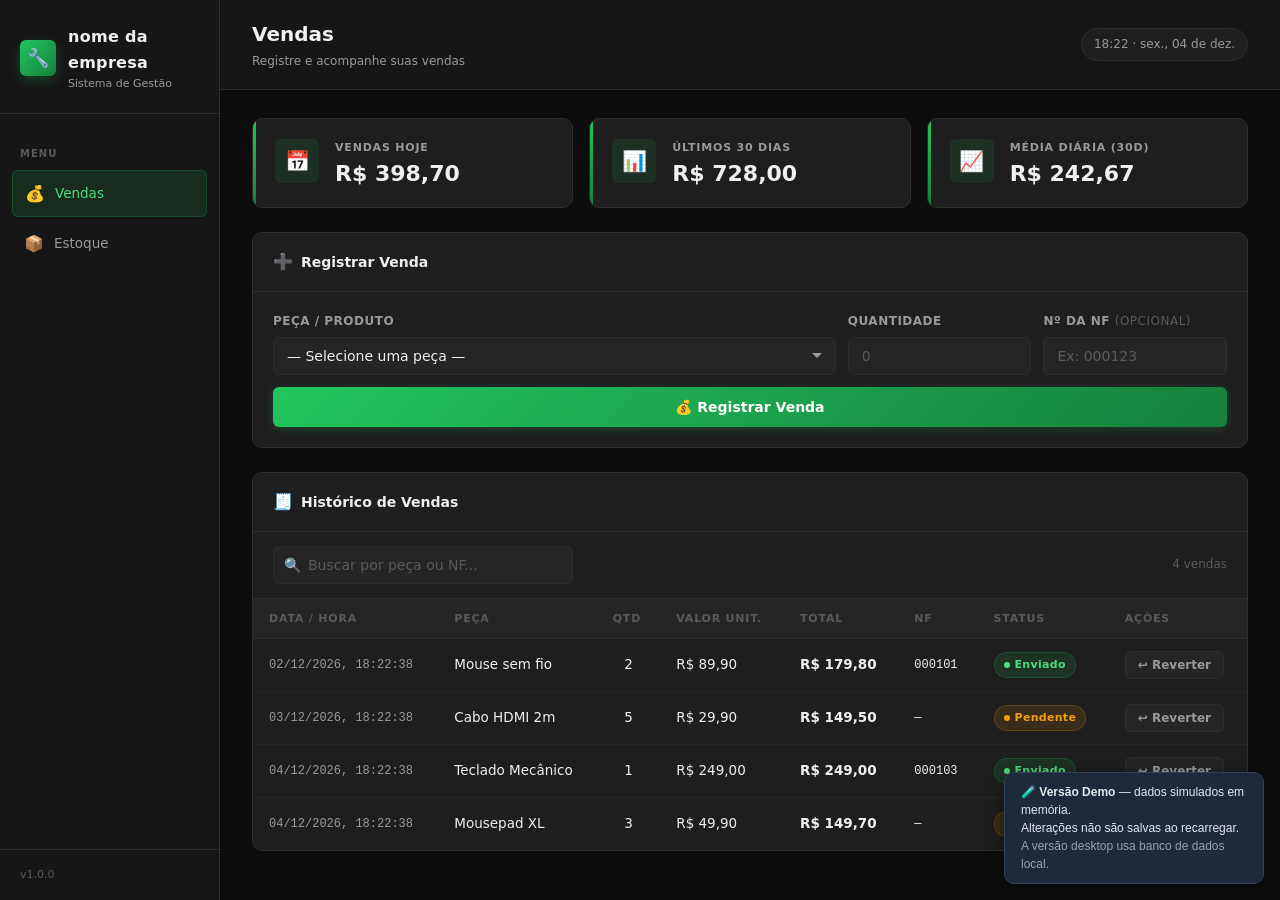
<file: index.html>
<!doctype html>
<html lang="pt-BR">
<head>
  <meta charset="UTF-8" />
  <meta name="viewport" content="width=device-width, initial-scale=1.0" />
  <title>Stockflow — Sistema de Gestão</title>
  <link rel="stylesheet" href="loja.css" />
</head>
<body>

  <!-- SIDEBAR -->
  <aside class="sidebar">
    <div class="sidebar-logo">
      <div class="logo-icon">🔧</div>
      <div>
        <div class="logo-text">nome da empresa</div> <!-- placeholder -->
        <div class="logo-sub">Sistema de Gestão</div>
      </div>
    </div>

    <nav class="sidebar-nav">
      <div class="nav-label">Menu</div>
      <div class="nav-item active" id="nav-vendas" onclick="showPage('vendas')" style="cursor:pointer">
        <span class="nav-icon">💰</span> Vendas
      </div>
      <div class="nav-item" id="nav-estoque" onclick="showPage('estoque')" style="cursor:pointer">
        <span class="nav-icon">📦</span> Estoque
      </div>
    </nav>

    <div class="sidebar-footer">
      <div class="version">v1.0.0</div>
    </div>
  </aside>

  <!-- MAIN -->
  <div class="main">

    <!-- TOPBAR -->
    <header class="topbar">
      <div class="topbar-title">
        <h1 id="topbar-titulo">Vendas</h1>
        <p id="topbar-subtitulo">Registre e acompanhe suas vendas</p>
      </div>
      <div class="topbar-right">
        <div class="badge-time" id="clock">--:--</div>
      </div>
    </header>

    <!-- ══ PÁGINA: VENDAS ══════════════════════════════════════════════════════ -->
    <div class="page-content" id="page-vendas">

      <div class="stats-grid">
        <div class="stat-card">
          <div class="stat-icon">📅</div>
          <div class="stat-info">
            <div class="stat-label">Vendas Hoje</div>
            <div class="stat-value" id="venda-hoje">R$ 0,00</div>
          </div>
        </div>
        <div class="stat-card">
          <div class="stat-icon">📊</div>
          <div class="stat-info">
            <div class="stat-label">Últimos 30 Dias</div>
            <div class="stat-value" id="venda-30-dias">R$ 0,00</div>
          </div>
        </div>
        <div class="stat-card">
          <div class="stat-icon">📈</div>
          <div class="stat-info">
            <div class="stat-label">Média Diária (30d)</div>
            <div class="stat-value" id="media-30-dias">R$ 0,00</div>
          </div>
        </div>
      </div>

      <!-- REGISTRAR VENDA -->
      <div class="panel registrar-venda">
        <div class="panel-header">
          <h2><span class="ph-icon">➕</span> Registrar Venda</h2>
        </div>
        <div class="panel-body">
          <div class="form-grid cols-4">
            <div class="form-group" style="grid-column: span 2;">
              <label for="select-peca">Peça / Produto</label>
              <select id="select-peca">
                <option value="">— Selecione uma peça —</option>
              </select>
            </div>
            <div class="form-group">
              <label for="input-qtd-venda">Quantidade</label>
              <input type="number" id="input-qtd-venda" placeholder="0" min="1" />
            </div>
            <div class="form-group">
              <label for="input-nf">Nº da NF <span style="color:var(--text-muted);font-weight:400;">(opcional)</span></label>
              <input type="text" id="input-nf" placeholder="Ex: 000123" />
            </div>
            <button type="button" class="btn btn-primary btn-full" onclick="registrarVenda()">
              💰 Registrar Venda
            </button>
          </div>
        </div>
      </div>

      <!-- HISTÓRICO DE VENDAS -->
      <div class="panel historico-vendas">
        <div class="panel-header">
          <h2><span class="ph-icon">🧾</span> Histórico de Vendas</h2>
        </div>
        <div class="table-toolbar">
          <div class="search-wrap">
            <span class="search-icon">🔍</span>
            <input type="text" id="search-vendas" placeholder="Buscar por peça ou NF..."
              oninput="filtrarVendas(this.value)" />
          </div>
          <div class="table-count" id="count-vendas">0 vendas</div>
        </div>
        <div class="table-wrap">
          <table id="tabela-vendas">
            <thead>
              <tr>
                <th>Data / Hora</th>
                <th>Peça</th>
                <th>Qtd</th>
                <th>Valor Unit.</th>
                <th>Total</th>
                <th>NF</th>
                <th>Status</th>
                <th>Ações</th>
              </tr>
            </thead>
            <tbody id="tbody-vendas">
              <tr><td colspan="8">
                <div class="empty-state"><div class="empty-icon">🧾</div><p>Nenhuma venda registrada ainda.</p></div>
              </td></tr>
            </tbody>
          </table>
        </div>
      </div>

    </div><!-- /page-vendas -->

    <!-- ══ PÁGINA: ESTOQUE ═════════════════════════════════════════════════════ -->
    <div class="page-content" id="page-estoque" style="display:none">

      <div class="stats-grid" id="stats-estoque">
        <div class="stat-card">
          <div class="stat-icon">📦</div>
          <div class="stat-info">
            <div class="stat-label">Total de Peças</div>
            <div class="stat-value" id="stat-total-pecas">—</div>
          </div>
        </div>
        <div class="stat-card">
          <div class="stat-icon">🔢</div>
          <div class="stat-info">
            <div class="stat-label">Itens em Estoque</div>
            <div class="stat-value" id="stat-total-itens">—</div>
          </div>
        </div>
        <div class="stat-card">
          <div class="stat-icon">💵</div>
          <div class="stat-info">
            <div class="stat-label">Valor Total em Estoque</div>
            <div class="stat-value" id="stat-valor-total">—</div>
          </div>
        </div>
      </div>

      <!-- CADASTRAR PEÇA -->
      <div class="panel cadastro-peça">
        <div class="panel-header">
          <h2><span class="ph-icon">➕</span> Cadastrar Nova Peça</h2>
        </div>
        <div class="panel-body">
          <div class="form-grid cols-3">
            <div class="form-group" style="grid-column: span 1;">
              <label for="input-nome">Nome da Peça</label>
              <input type="text" id="input-nome" placeholder="Ex: Filtro de Óleo" />
            </div>
            <div class="form-group">
              <label for="input-qtd">Quantidade Inicial</label>
              <input type="number" id="input-qtd" placeholder="0" min="0" />
            </div>
            <div class="form-group">
              <label for="input-valor">Preço Unitário (R$)</label>
              <input type="number" id="input-valor" placeholder="0,00" step="0.01" min="0" />
            </div>
            <div class="form-group span-full">
              <label>Tags <span style="color:var(--text-muted);font-weight:400">(Enter ou vírgula para adicionar)</span></label>
              <div class="tag-input-wrap" id="tag-input-wrap" onclick="document.getElementById('tag-input-field').focus()">
                <div id="tag-chips-new"></div>
                <input
                  type="text"
                  id="tag-input-field"
                  placeholder="Ex: Motor, Filtros, Elétrico..."
                  autocomplete="off"
                  onkeydown="handleTagInput(event)"
                  oninput="showTagSuggestions(this.value)"
                  onblur="commitTagInput(this)"
                />
              </div>
              <div class="tag-suggestions" id="tag-suggestions"></div>
            </div>
            <button type="button" class="btn btn-primary btn-full" onclick="salvarNovaPeca()">
              📦 Adicionar ao Estoque
            </button>
          </div>
        </div>
      </div>

      <!-- TABELA ESTOQUE -->
      <div class="panel historico-vendas">
        <div class="panel-header">
          <h2><span class="ph-icon">📋</span> Estoque Atual</h2>
        </div>

        <div class="tag-filter-bar" id="tag-filter-bar" style="display:none">
          <span class="tag-filter-label">Filtrar por tag:</span>
          <div class="tag-filter-chips" id="tag-filter-chips"></div>
          <button type="button" class="btn btn-sm btn-secondary" onclick="limparFiltroTags()" id="btn-limpar-tags" style="display:none">✕ Limpar</button>
        </div>

        <div class="table-toolbar">
          <div class="search-wrap">
            <span class="search-icon">🔍</span>
            <input type="text" id="search-estoque" placeholder="Buscar peça..." oninput="aplicarFiltros()" />
          </div>
          <div class="table-count" id="count-estoque">0 itens</div>
        </div>

        <div class="table-wrap">
          <table id="tabela-estoque">
            <thead>
              <tr>
                <th>#</th>
                <th>Peça</th>
                <th>Tags</th>
                <th>Quantidade</th>
                <th>Preço Unit.</th>
                <th>Total em Estoque</th>
                <th>Status</th>
                <th>Ações</th>
              </tr>
            </thead>
            <tbody id="tbody-estoque">
              <tr><td colspan="8">
                <div class="empty-state"><div class="empty-icon">📦</div><p>Nenhuma peça cadastrada ainda.</p></div>
              </td></tr>
            </tbody>
          </table>
        </div>
      </div>

    </div><!-- /page-estoque -->

  </div><!-- /main -->

  <!-- TOASTS -->
  <div class="toast-container" id="toast-container"></div>

  <script src="api-bridge-demo.js"></script>
  <script src="renderer.js"></script>
  <script>
    // ── CLOCK ────────────────────────────────────────────────────────────────
    function updateClock() {
      const now = new Date();
      document.getElementById('clock').textContent =
        now.toLocaleTimeString('pt-BR', { hour: '2-digit', minute: '2-digit' }) +
        ' · ' + now.toLocaleDateString('pt-BR', { weekday: 'short', day: '2-digit', month: 'short' });
    }
    updateClock();
    setInterval(updateClock, 30000);

    // ── TOAST ────────────────────────────────────────────────────────────────
    window.showToast = function(title, msg, type = 'success') {
      const icons = { success: '✅', error: '❌', info: 'ℹ️' };
      const container = document.getElementById('toast-container');
      const t = document.createElement('div');
      t.className = `toast toast-${type}`;
      t.innerHTML = `
        <div class="toast-icon">${icons[type]}</div>
        <div class="toast-body">
          <div class="toast-title">${title}</div>
          ${msg ? `<div class="toast-msg">${msg}</div>` : ''}
        </div>
      `;
      container.appendChild(t);
      setTimeout(() => {
        t.style.animation = 'slideOut 0.2s ease forwards';
        setTimeout(() => t.remove(), 200);
      }, 3500);
    };

    // ── NAVEGAÇÃO SPA ─────────────────────────────────────────────────────────
    const pageTitles = {
      vendas:  { titulo: 'Vendas',               sub: 'Registre e acompanhe suas vendas' },
      estoque: { titulo: 'Gerenciador de Estoque', sub: 'Cadastre e controle seus produtos' },
    };

    window.showPage = function(page) {
      // Troca seção visível
      document.getElementById('page-vendas').style.display  = page === 'vendas'  ? '' : 'none';
      document.getElementById('page-estoque').style.display = page === 'estoque' ? '' : 'none';

      // Atualiza nav
      document.getElementById('nav-vendas').classList.toggle('active',  page === 'vendas');
      document.getElementById('nav-estoque').classList.toggle('active', page === 'estoque');

      // Atualiza topbar
      document.getElementById('topbar-titulo').textContent    = pageTitles[page].titulo;
      document.getElementById('topbar-subtitulo').textContent = pageTitles[page].sub;

      // Carrega dados da página ativada
      if (page === 'vendas') {
        atualizarDashboard();
      } else if (page === 'estoque') {
        carregarTabela().then(() => inicializarEventos());
        carregarTagsConhecidas();
      }
    };

    // ── FILTRAR VENDAS ────────────────────────────────────────────────────────
    window.filtrarVendas = function(query) {
      const rows = document.querySelectorAll('#tbody-vendas tr');
      const q = query.toLowerCase();
      let visible = 0;
      rows.forEach(row => {
        const match = row.textContent.toLowerCase().includes(q);
        row.style.display = match ? '' : 'none';
        if (match && !row.querySelector('.empty-state')) visible++;
      });
      const countEl = document.getElementById('count-vendas');
      if (countEl) countEl.textContent = visible + ' venda' + (visible !== 1 ? 's' : '');
    };

    // ── TAG INPUT ─────────────────────────────────────────────────────────────
    let newPecaTags = [];
    let allKnownTags = [];

    function tagColor(tag) {
      const palette = ['#3b82f6','#8b5cf6','#ec4899','#f59e0b','#10b981','#06b6d4','#ef4444','#f97316','#14b8a6','#a855f7'];
      let h = 0;
      for (let i = 0; i < tag.length; i++) h = tag.charCodeAt(i) + ((h << 5) - h);
      return palette[Math.abs(h) % palette.length];
    }
    window.tagColor = tagColor;

    function renderTagChip(tag, onRemove) {
      const color = tagColor(tag);
      const chip = document.createElement('span');
      chip.className = 'tag-chip';
      chip.style.setProperty('--tc', color);
      chip.innerHTML = `${tag}<button type="button" class="tag-chip-remove" onclick="(${onRemove.toString()})(this.parentElement)">×</button>`;
      return chip;
    }

    function refreshNewPecaChips() {
      const wrap = document.getElementById('tag-chips-new');
      if (!wrap) return;
      wrap.innerHTML = '';
      newPecaTags.forEach(tag => {
        wrap.appendChild(renderTagChip(tag, (el) => {
          newPecaTags = newPecaTags.filter(t => t !== el.firstChild.textContent.trim().replace('×','').trim());
          refreshNewPecaChips();
        }));
      });
    }

    window.handleTagInput = function(e) {
      const input = e.target;
      const val = input.value.trim().replace(/,$/, '');
      if ((e.key === 'Enter' || e.key === ',') && val) {
        e.preventDefault();
        addNewTag(val);
        input.value = '';
        document.getElementById('tag-suggestions').innerHTML = '';
      } else if (e.key === 'Backspace' && !input.value && newPecaTags.length) {
        newPecaTags.pop();
        refreshNewPecaChips();
      }
    };

    window.commitTagInput = function(input) {
      const val = input.value.trim().replace(/,$/, '');
      if (val) { addNewTag(val); input.value = ''; }
      setTimeout(() => { document.getElementById('tag-suggestions').innerHTML = ''; }, 150);
    };

    function addNewTag(tag) {
      const clean = tag.trim();
      if (clean && !newPecaTags.includes(clean)) {
        newPecaTags.push(clean);
        if (!allKnownTags.includes(clean)) allKnownTags.push(clean);
        refreshNewPecaChips();
      }
    }

    window.showTagSuggestions = function(query) {
      const box = document.getElementById('tag-suggestions');
      if (!query.trim()) { box.innerHTML = ''; return; }
      const q = query.toLowerCase();
      const matches = allKnownTags.filter(t => t.toLowerCase().includes(q) && !newPecaTags.includes(t));
      if (!matches.length) { box.innerHTML = ''; return; }
      box.innerHTML = matches.map(t =>
        `<div class="tag-suggestion-item" onmousedown="addNewTag('${t}');document.getElementById('tag-input-field').value='';document.getElementById('tag-suggestions').innerHTML=''">${t}</div>`
      ).join('');
    };

    window.getNewPecaTags = () => [...newPecaTags];
    window.resetNewPecaTags = () => {
      newPecaTags = [];
      refreshNewPecaChips();
      document.getElementById('tag-input-field').value = '';
    };

    window.carregarTagsConhecidas = async function() {
      try {
        allKnownTags = await window.api.getAllTags();
        renderTagFilterBar();
      } catch (_) {}
    };

    // ── FILTRO POR TAGS ───────────────────────────────────────────────────────
    let activeTags = new Set();

    function renderTagFilterBar() {
      const bar = document.getElementById('tag-filter-bar');
      const chips = document.getElementById('tag-filter-chips');
      if (!allKnownTags.length) { bar.style.display = 'none'; return; }
      bar.style.display = 'flex';
      chips.innerHTML = allKnownTags.map(tag => {
        const color = tagColor(tag);
        const active = activeTags.has(tag);
        return `<button type="button" class="tag-filter-chip ${active ? 'active' : ''}"
          style="--tc:${color}" onclick="toggleTagFilter('${tag}')">${tag}</button>`;
      }).join('');
    }

    window.toggleTagFilter = function(tag) {
      if (activeTags.has(tag)) activeTags.delete(tag);
      else activeTags.add(tag);
      document.getElementById('btn-limpar-tags').style.display = activeTags.size ? '' : 'none';
      renderTagFilterBar();
      aplicarFiltros();
    };

    window.limparFiltroTags = function() {
      activeTags.clear();
      document.getElementById('btn-limpar-tags').style.display = 'none';
      renderTagFilterBar();
      aplicarFiltros();
    };

    window.aplicarFiltros = function() {
      const q = (document.getElementById('search-estoque')?.value || '').toLowerCase();
      const rows = document.querySelectorAll('#tbody-estoque tr[data-tags]');
      let visible = 0;
      rows.forEach(row => {
        const text = row.textContent.toLowerCase();
        const rowTags = JSON.parse(row.dataset.tags || '[]');
        const textMatch = !q || text.includes(q);
        const tagMatch = !activeTags.size || [...activeTags].every(t => rowTags.includes(t));
        const show = textMatch && tagMatch;
        row.style.display = show ? '' : 'none';
        if (show) visible++;
      });
      const countEl = document.getElementById('count-estoque');
      if (countEl) countEl.textContent = visible + (visible !== 1 ? ' itens' : ' item');
    };

    // ── STATS ESTOQUE ─────────────────────────────────────────────────────────
    window.atualizarStatsEstoque = function(estoque) {
      const totalPecas = estoque.length;
      const totalItens = estoque.reduce((s, p) => s + (p.quantidade || 0), 0);
      const valorTotal = estoque.reduce((s, p) => s + (p.quantidade || 0) * (p.valor || 0), 0);

      const el = (id, v) => { const e = document.getElementById(id); if (e) e.textContent = v; };
      el('stat-total-pecas', totalPecas || '—');
      el('stat-total-itens', totalItens || '—');
      el('stat-valor-total', totalPecas
        ? valorTotal.toLocaleString('pt-BR', { style: 'currency', currency: 'BRL' })
        : '—');

      const countEl = document.getElementById('count-estoque');
      if (countEl) countEl.textContent = totalPecas + (totalPecas !== 1 ? ' itens' : ' item');

      const allTags = [...new Set(estoque.flatMap(p => p.tags || []))].sort();
      allKnownTags = [...new Set([...allKnownTags, ...allTags])];
      renderTagFilterBar();
    };
  </script>
</body>
</html>
</file>
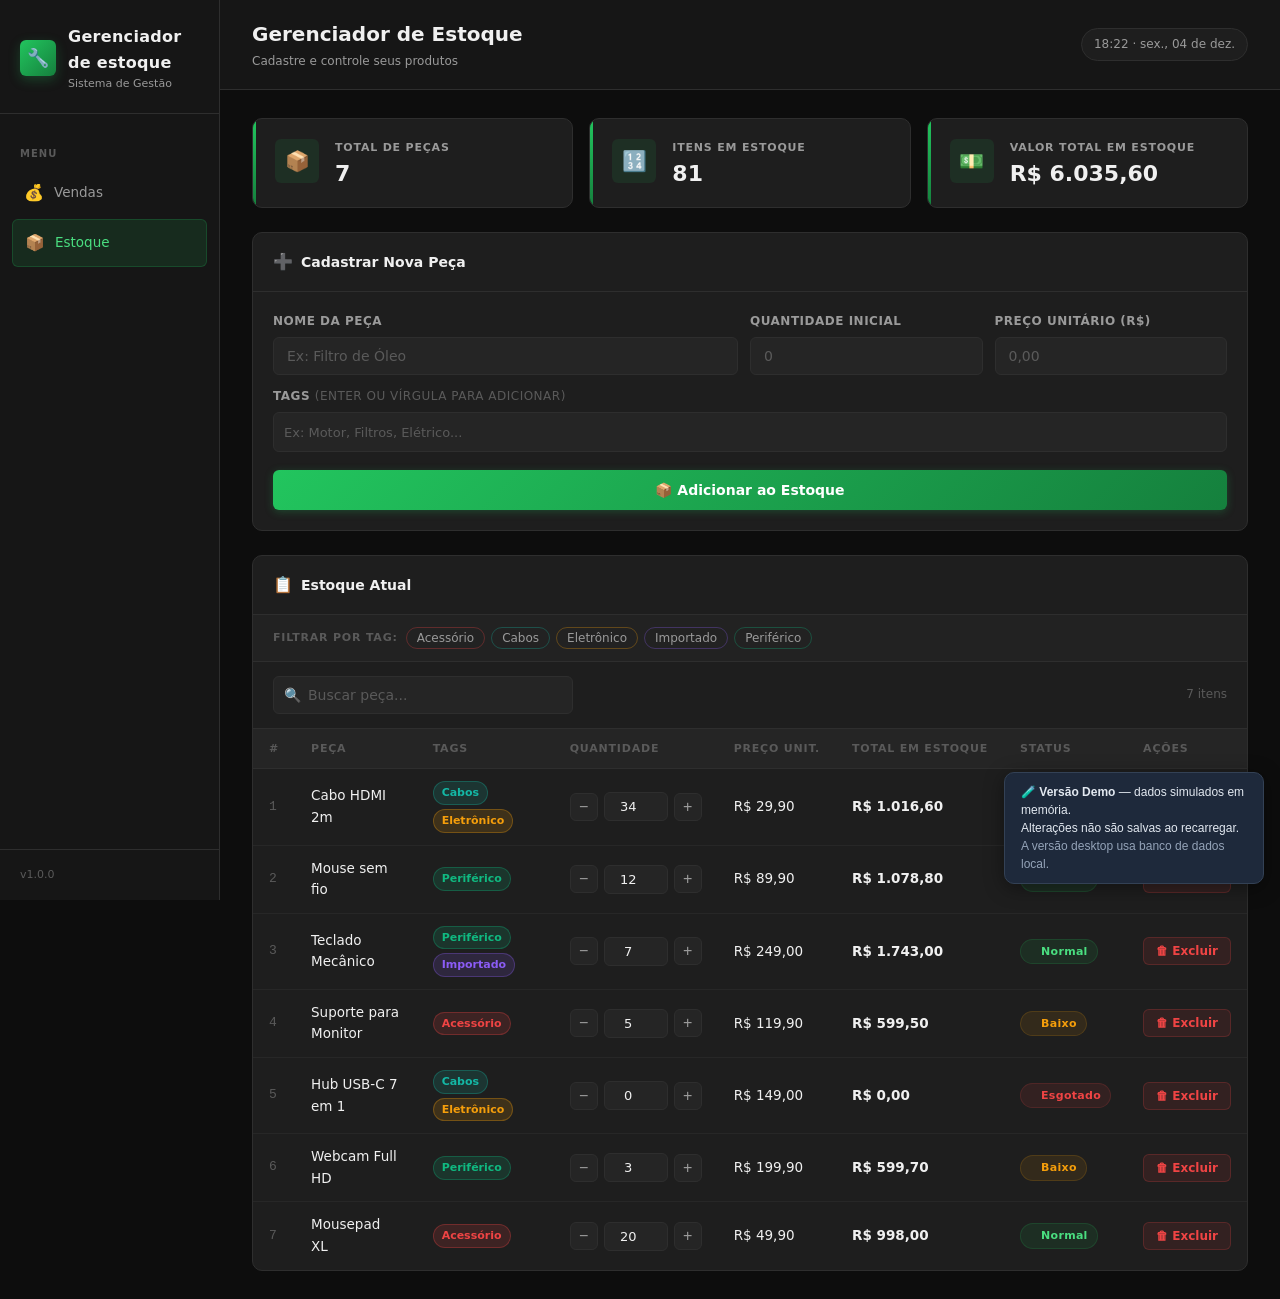
<file: gerenciador.html>
<!doctype html>
<html lang="pt-BR">
<head>
  <meta charset="UTF-8" />
  <meta name="viewport" content="width=device-width, initial-scale=1.0" />
  <title>Estoque — Loja</title>
  <link rel="stylesheet" href="loja.css" />
</head>
<body>

  <!-- SIDEBAR -->
  <aside class="sidebar">
    <div class="sidebar-logo">
      <div class="logo-icon">🔧</div>
      <div>
        <div class="logo-text">Gerenciador de estoque</div>
        <div class="logo-sub">Sistema de Gestão</div>
      </div>
    </div>

    <nav class="sidebar-nav">
      <div class="nav-label">Menu</div>
      <div class="nav-item" onclick="console.log('nav clicado'); window.location.href='index.html'" style="cursor:pointer">
        <span class="nav-icon">💰</span> Vendas
      </div>
      <div class="nav-item active">
        <span class="nav-icon">📦</span> Estoque
      </div>
    </nav>

    <div class="sidebar-footer">
      <div class="version">v1.0.0</div>
    </div>
  </aside>

  <!-- MAIN -->
  <div class="main">

    <!-- TOPBAR -->
    <header class="topbar">
      <div class="topbar-title">
        <h1>Gerenciador de Estoque</h1>
        <p>Cadastre e controle seus produtos</p>
      </div>
      <div class="topbar-right">
        <div class="badge-time" id="clock">--:--</div>
      </div>
    </header>

    <!-- CONTENT -->
    <div class="page-content">

      <!-- STATS ESTOQUE -->
      <div class="stats-grid" id="stats-estoque">
        <div class="stat-card">
          <div class="stat-icon">📦</div>
          <div class="stat-info">
            <div class="stat-label">Total de Peças</div>
            <div class="stat-value" id="stat-total-pecas">—</div>
          </div>
        </div>
        <div class="stat-card">
          <div class="stat-icon">🔢</div>
          <div class="stat-info">
            <div class="stat-label">Itens em Estoque</div>
            <div class="stat-value" id="stat-total-itens">—</div>
          </div>
        </div>
        <div class="stat-card">
          <div class="stat-icon">💵</div>
          <div class="stat-info">
            <div class="stat-label">Valor Total em Estoque</div>
            <div class="stat-value" id="stat-valor-total">—</div>
          </div>
        </div>
      </div>

      <!-- CADASTRAR PEÇA -->
      <div class="panel cadastro-peça">
        <div class="panel-header">
          <h2><span class="ph-icon">➕</span> Cadastrar Nova Peça</h2>
        </div>
        <div class="panel-body">
          <div class="form-grid cols-3">
            <div class="form-group" style="grid-column: span 1;">
              <label for="input-nome">Nome da Peça</label>
              <input type="text" id="input-nome" placeholder="Ex: Filtro de Óleo" />
            </div>

            <div class="form-group">
              <label for="input-qtd">Quantidade Inicial</label>
              <input type="number" id="input-qtd" placeholder="0" min="0" />
            </div>

            <div class="form-group">
              <label for="input-valor">Preço Unitário (R$)</label>
              <input type="number" id="input-valor" placeholder="0,00" step="0.01" min="0" />
            </div>

            <div class="form-group span-full">
              <label>Tags <span style="color:var(--text-muted);font-weight:400">(Enter ou vírgula para adicionar)</span></label>
              <div class="tag-input-wrap" id="tag-input-wrap" onclick="document.getElementById('tag-input-field').focus()">
                <div id="tag-chips-new"></div>
                <input
                  type="text"
                  id="tag-input-field"
                  placeholder="Ex: Motor, Filtros, Elétrico..."
                  autocomplete="off"
                  onkeydown="handleTagInput(event)"
                  oninput="showTagSuggestions(this.value)"
                  onblur="commitTagInput(this)"
                />
              </div>
              <div class="tag-suggestions" id="tag-suggestions"></div>
            </div>

            <button type="button" class="btn btn-primary btn-full" onclick="salvarNovaPeca() ">
              📦 Adicionar ao Estoque
            </button>
          </div>
        </div>
      </div>

      <!-- TABELA ESTOQUE -->
      <div class="panel historico-vendas">
        <div class="panel-header">
          <h2><span class="ph-icon">📋</span> Estoque Atual</h2>
        </div>

        <div class="tag-filter-bar" id="tag-filter-bar" style="display:none">
          <span class="tag-filter-label">Filtrar por tag:</span>
          <div class="tag-filter-chips" id="tag-filter-chips"></div>
          <button type="button" class="btn btn-sm btn-secondary" onclick="limparFiltroTags()" id="btn-limpar-tags" style="display:none">✕ Limpar</button>
        </div>

        <div class="table-toolbar">
          <div class="search-wrap">
            <span class="search-icon">🔍</span>
            <input
              type="text"
              id="search-estoque"
              placeholder="Buscar peça..."
              oninput="aplicarFiltros()"
            />
          </div>
          <div class="table-count" id="count-estoque">0 itens</div>
        </div>

        <div class="table-wrap">
          <table id="tabela-estoque">
            <thead>
              <tr>
                <th>#</th>
                <th>Peça</th>
                <th>Tags</th>
                <th>Quantidade</th>
                <th>Preço Unit.</th>
                <th>Total em Estoque</th>
                <th>Status</th>
                <th>Ações</th>
              </tr>
            </thead>
            <tbody id="tbody-estoque">
              <tr>
                <td colspan="7">
                  <div class="empty-state">
                    <div class="empty-icon">📦</div>
                    <p>Nenhuma peça cadastrada ainda.</p>
                  </div>
                </td>
              </tr>
            </tbody>
          </table>
        </div>
      </div>

    </div><!-- /page-content -->
  </div><!-- /main -->

  <!-- TOASTS -->
  <div class="toast-container" id="toast-container"></div>

  <script src="api-bridge-demo.js"></script>
  <script src="renderer.js"></script>
  <script>
    // Clock
    function updateClock() {
      const now = new Date();
      document.getElementById('clock').textContent =
        now.toLocaleTimeString('pt-BR', { hour: '2-digit', minute: '2-digit' }) +
        ' · ' + now.toLocaleDateString('pt-BR', { weekday: 'short', day: '2-digit', month: 'short' });
    }
    updateClock();
    setInterval(updateClock, 30000);

    // Toast system (global)
    window.showToast = function(title, msg, type = 'success') {
      const icons = { success: '✅', error: '❌', info: 'ℹ️' };
      const container = document.getElementById('toast-container');
      const t = document.createElement('div');
      t.className = `toast toast-${type}`;
      t.innerHTML = `
        <div class="toast-icon">${icons[type]}</div>
        <div class="toast-body">
          <div class="toast-title">${title}</div>
          ${msg ? `<div class="toast-msg">${msg}</div>` : ''}
        </div>
      `;
      container.appendChild(t);
      setTimeout(() => {
        t.style.animation = 'slideOut 0.2s ease forwards';
        setTimeout(() => t.remove(), 200);
      }, 3500);
    };

    // ── TAG INPUT ─────────────────────────────────────────────────────────────
    let newPecaTags = [];
    let allKnownTags = [];

    function tagColor(tag) {
      const palette = ['#3b82f6','#8b5cf6','#ec4899','#f59e0b','#10b981','#06b6d4','#ef4444','#f97316','#14b8a6','#a855f7'];
      let h = 0;
      for (let i = 0; i < tag.length; i++) h = tag.charCodeAt(i) + ((h << 5) - h);
      return palette[Math.abs(h) % palette.length];
    }
    window.tagColor = tagColor;

    function renderTagChip(tag, onRemove) {
      const color = tagColor(tag);
      const chip = document.createElement('span');
      chip.className = 'tag-chip';
      chip.style.setProperty('--tc', color);
      chip.innerHTML = `${tag}<button type="button" class="tag-chip-remove" onclick="(${onRemove.toString()})(this.parentElement)">×</button>`;
      return chip;
    }

    function refreshNewPecaChips() {
      const wrap = document.getElementById('tag-chips-new');
      if (!wrap) return;
      wrap.innerHTML = '';
      newPecaTags.forEach(tag => {
        wrap.appendChild(renderTagChip(tag, (el) => {
          newPecaTags = newPecaTags.filter(t => t !== el.firstChild.textContent.trim().replace('×','').trim());
          refreshNewPecaChips();
        }));
      });
    }

    window.handleTagInput = function(e) {
      const input = e.target;
      const val = input.value.trim().replace(/,$/, '');
      if ((e.key === 'Enter' || e.key === ',') && val) {
        e.preventDefault();
        addNewTag(val);
        input.value = '';
        document.getElementById('tag-suggestions').innerHTML = '';
      } else if (e.key === 'Backspace' && !input.value && newPecaTags.length) {
        newPecaTags.pop();
        refreshNewPecaChips();
      }
    };

    window.commitTagInput = function(input) {
      const val = input.value.trim().replace(/,$/, '');
      if (val) { addNewTag(val); input.value = ''; }
      setTimeout(() => { document.getElementById('tag-suggestions').innerHTML = ''; }, 150);
    };

    function addNewTag(tag) {
      const clean = tag.trim();
      if (clean && !newPecaTags.includes(clean)) {
        newPecaTags.push(clean);
        if (!allKnownTags.includes(clean)) allKnownTags.push(clean);
        refreshNewPecaChips();
      }
    }

    window.showTagSuggestions = function(query) {
      const box = document.getElementById('tag-suggestions');
      if (!query.trim()) { box.innerHTML = ''; return; }
      const q = query.toLowerCase();
      const matches = allKnownTags.filter(t => t.toLowerCase().includes(q) && !newPecaTags.includes(t));
      if (!matches.length) { box.innerHTML = ''; return; }
      box.innerHTML = matches.map(t =>
        `<div class="tag-suggestion-item" onmousedown="addNewTag('${t}');document.getElementById('tag-input-field').value='';document.getElementById('tag-suggestions').innerHTML=''">${t}</div>`
      ).join('');
    };

    window.getNewPecaTags = () => [...newPecaTags];
    window.resetNewPecaTags = () => {
      newPecaTags = [];
      refreshNewPecaChips();
      document.getElementById('tag-input-field').value = '';
    };

    // Carregar tags conhecidas ao iniciar
    window.carregarTagsConhecidas = async function() {
      try {
        allKnownTags = await window.api.getAllTags();
        renderTagFilterBar();
      } catch (_) {}
    };

    // ── FILTRO POR TAGS ───────────────────────────────────────────────────────
    let activeTags = new Set();

    function renderTagFilterBar() {
      const bar = document.getElementById('tag-filter-bar');
      const chips = document.getElementById('tag-filter-chips');
      if (!allKnownTags.length) { bar.style.display = 'none'; return; }
      bar.style.display = 'flex';
      chips.innerHTML = allKnownTags.map(tag => {
        const color = tagColor(tag);
        const active = activeTags.has(tag);
        return `<button type="button" class="tag-filter-chip ${active ? 'active' : ''}"
          style="--tc:${color}" onclick="toggleTagFilter('${tag}')">${tag}</button>`;
      }).join('');
    }

    window.toggleTagFilter = function(tag) {
      if (activeTags.has(tag)) activeTags.delete(tag);
      else activeTags.add(tag);
      document.getElementById('btn-limpar-tags').style.display = activeTags.size ? '' : 'none';
      renderTagFilterBar();
      aplicarFiltros();
    };

    window.limparFiltroTags = function() {
      activeTags.clear();
      document.getElementById('btn-limpar-tags').style.display = 'none';
      renderTagFilterBar();
      aplicarFiltros();
    };

    // ── FILTRO COMBINADO (texto + tags) ───────────────────────────────────────
    window.aplicarFiltros = function() {
      const q = (document.getElementById('search-estoque')?.value || '').toLowerCase();
      const rows = document.querySelectorAll('#tbody-estoque tr[data-tags]');
      let visible = 0;
      rows.forEach(row => {
        const text = row.textContent.toLowerCase();
        const rowTags = JSON.parse(row.dataset.tags || '[]');
        const textMatch = !q || text.includes(q);
        const tagMatch = !activeTags.size || [...activeTags].every(t => rowTags.includes(t));
        const show = textMatch && tagMatch;
        row.style.display = show ? '' : 'none';
        if (show) visible++;
      });
      const countEl = document.getElementById('count-estoque');
      if (countEl) countEl.textContent = visible + (visible !== 1 ? ' itens' : ' item');
    };

    // ── STATS ────────────────────────────────────────────────────────────────
    window.atualizarStatsEstoque = function(estoque) {
      if (!estoque || !estoque.length) return;
      const totalPecas = estoque.length;
      const totalItens = estoque.reduce((s, p) => s + (p.quantidade || 0), 0);
      const valorTotal = estoque.reduce((s, p) => s + (p.quantidade || 0) * (p.valor || 0), 0);

      const el = (id, v) => { const e = document.getElementById(id); if (e) e.textContent = v; };
      el('stat-total-pecas', totalPecas);
      el('stat-total-itens', totalItens);
      el('stat-valor-total', valorTotal.toLocaleString('pt-BR', { style: 'currency', currency: 'BRL' }));

      const countEl = document.getElementById('count-estoque');
      if (countEl) countEl.textContent = totalPecas + (totalPecas !== 1 ? ' itens' : ' item');

      // Atualiza tags conhecidas e a barra de filtro
      const allTags = [...new Set(estoque.flatMap(p => p.tags || []))].sort();
      allKnownTags = [...new Set([...allKnownTags, ...allTags])];
      renderTagFilterBar();
    };

    // Aguarda Tauri estar disponível antes de carregar tags
    function initGerenciador() {
      if (typeof window.carregarTagsConhecidas === 'function') {
        window.carregarTagsConhecidas();
      }
    }
    if (typeof window.__tauriReady === 'function') {
      window.__tauriReady(initGerenciador);
    } else {
      document.addEventListener('DOMContentLoaded', initGerenciador);
    }
  </script>
</body>
</html>
</file>
<file: loja.css>
/* ===========================
   RESET & VARIABLES
=========================== */
*, *::before, *::after {
  margin: 0;
  padding: 0;
  box-sizing: border-box;
}

:root {
  --green-400: #4ade80;
  --green-500: #22c55e;
  --green-600: #16a34a;
  --green-700: #15803d;
  --green-glow: rgba(34, 197, 94, 0.25);

  --bg-base:    #0d0d0d;
  --bg-surface: #161616;
  --bg-card:    #1e1e1e;
  --bg-input:   #252525;
  --bg-hover:   #2a2a2a;

  --border:     #2e2e2e;
  --border-focus: #22c55e;

  --text-primary:   #f0f0f0;
  --text-secondary: #9a9a9a;
  --text-muted:     #5a5a5a;

  --red:    #ef4444;
  --blue:   #3b82f6;
  --yellow: #f59e0b;

  --sidebar-w: 220px;
  --radius: 10px;
  --radius-sm: 6px;
  --transition: 0.18s ease;
}

html { scroll-behavior: smooth; }

body {
  background: var(--bg-base);
  color: var(--text-primary);
  font-family: "Inter", "Segoe UI", system-ui, sans-serif;
  font-size: 14px;
  line-height: 1.6;
  min-height: 100vh;
  display: flex;
}

/* ===========================
   SIDEBAR
=========================== */
.sidebar {
  width: var(--sidebar-w);
  min-height: 100vh;
  background: var(--bg-surface);
  border-right: 1px solid var(--border);
  display: flex;
  flex-direction: column;
  position: fixed;
  top: 0; left: 0;
  z-index: 100;
}

.sidebar-logo {
  padding: 24px 20px 20px;
  border-bottom: 1px solid var(--border);
  display: flex;
  align-items: center;
  gap: 12px;
}

.sidebar-logo .logo-icon {
  width: 36px;
  height: 36px;
  background: linear-gradient(135deg, var(--green-500), var(--green-700));
  border-radius: var(--radius-sm);
  display: flex;
  align-items: center;
  justify-content: center;
  font-size: 18px;
  flex-shrink: 0;
  box-shadow: 0 4px 12px var(--green-glow);
}

.sidebar-logo .logo-text {
  font-size: 16px;
  font-weight: 700;
  color: var(--text-primary);
  letter-spacing: 0.3px;
}

.sidebar-logo .logo-sub {
  font-size: 11px;
  color: var(--text-secondary);
}

.sidebar-nav {
  padding: 16px 12px;
  flex: 1;
  display: flex;
  flex-direction: column;
  gap: 4px;
}

.nav-label {
  font-size: 10px;
  font-weight: 600;
  text-transform: uppercase;
  letter-spacing: 1px;
  color: var(--text-muted);
  padding: 8px 8px 4px;
  margin-top: 8px;
}

.nav-item {
  display: flex;
  align-items: center;
  gap: 10px;
  padding: 10px 12px;
  border-radius: var(--radius-sm);
  color: var(--text-secondary);
  text-decoration: none;
  font-size: 13.5px;
  font-weight: 500;
  transition: all var(--transition);
  cursor: pointer;
}

.nav-item:hover {
  background: var(--bg-hover);
  color: var(--text-primary);
}

.nav-item.active {
  background: rgba(34, 197, 94, 0.12);
  color: var(--green-400);
  border: 1px solid rgba(34, 197, 94, 0.2);
}

.nav-item .nav-icon {
  font-size: 16px;
  width: 20px;
  text-align: center;
  flex-shrink: 0;
}

.sidebar-footer {
  padding: 16px 20px;
  border-top: 1px solid var(--border);
}

.sidebar-footer .version {
  font-size: 11px;
  color: var(--text-muted);
}

/* ===========================
   MAIN CONTENT
=========================== */
.main {
  margin-left: var(--sidebar-w);
  flex: 1;
  min-height: 100vh;
  display: flex;
  flex-direction: column;
}

/* ===========================
   TOPBAR
=========================== */
.topbar {
  padding: 18px 32px;
  border-bottom: 1px solid var(--border);
  background: var(--bg-surface);
  display: flex;
  align-items: center;
  justify-content: space-between;
  position: sticky;
  top: 0;
  z-index: 50;
}

.topbar-title h1 {
  font-size: 20px;
  font-weight: 700;
  color: var(--text-primary);
}

.topbar-title p {
  font-size: 12px;
  color: var(--text-secondary);
  margin-top: 2px;
}

.topbar-right {
  display: flex;
  align-items: center;
  gap: 12px;
}

.badge-time {
  font-size: 12px;
  color: var(--text-secondary);
  background: var(--bg-card);
  border: 1px solid var(--border);
  padding: 6px 12px;
  border-radius: 20px;
}

/* ===========================
   PAGE CONTENT
=========================== */
.page-content {
  padding: 28px 32px;
  flex: 1;
  display: flex;
  flex-direction: column;
  gap: 24px;
}

/* ===========================
   CARDS DASHBOARD
=========================== */
.stats-grid {
  display: grid;
  grid-template-columns: repeat(3, 1fr);
  gap: 16px;
}

.stat-card {
  background: var(--bg-card);
  border: 1px solid var(--border);
  border-radius: var(--radius);
  padding: 20px 22px;
  display: flex;
  align-items: flex-start;
  gap: 16px;
  transition: all var(--transition);
  position: relative;
  overflow: hidden;
}

.stat-card::before {
  content: '';
  position: absolute;
  top: 0; left: 0;
  width: 3px;
  height: 100%;
  background: linear-gradient(to bottom, var(--green-500), var(--green-700));
  border-radius: 3px 0 0 3px;
}

.stat-card:hover {
  border-color: rgba(34, 197, 94, 0.3);
  transform: translateY(-2px);
  box-shadow: 0 8px 24px rgba(0,0,0,0.3);
}

.stat-icon {
  width: 44px;
  height: 44px;
  background: rgba(34, 197, 94, 0.1);
  border-radius: var(--radius-sm);
  display: flex;
  align-items: center;
  justify-content: center;
  font-size: 20px;
  flex-shrink: 0;
}

.stat-info {
  flex: 1;
  min-width: 0;
}

.stat-info .stat-label {
  font-size: 11px;
  font-weight: 600;
  text-transform: uppercase;
  letter-spacing: 0.8px;
  color: var(--text-secondary);
  margin-bottom: 4px;
}

.stat-info .stat-value {
  font-size: 22px;
  font-weight: 700;
  color: var(--text-primary);
  line-height: 1.2;
}

/* ===========================
   PANELS (cards de seção)
=========================== */
.panel {
  background: var(--bg-card);
  border: 1px solid var(--border);
  border-radius: var(--radius);
  overflow: hidden;
}

.panel-header {
  padding: 16px 20px;
  border-bottom: 1px solid var(--border);
  display: flex;
  align-items: center;
  justify-content: space-between;
}

.panel-header h2 {
  font-size: 14px;
  font-weight: 600;
  color: var(--text-primary);
  display: flex;
  align-items: center;
  gap: 8px;
}

.panel-header h2 .ph-icon {
  color: var(--green-500);
  font-size: 16px;
}

.panel-body {
  padding: 20px;
}

/* ===========================
   FORMULÁRIOS
=========================== */
.form-grid {
  display: grid;
  grid-template-columns: 1fr 1fr;
  gap: 12px;
}

.form-grid.cols-3 {
  grid-template-columns: 2fr 1fr 1fr;
}

.form-grid.cols-4 {
  grid-template-columns: 2fr 1fr 1fr 1fr;
}

.form-group {
  display: flex;
  flex-direction: column;
  gap: 6px;
}

.form-group.span-full {
  grid-column: 1 / -1;
}

.form-group label {
  font-size: 12px;
  font-weight: 600;
  color: var(--text-secondary);
  text-transform: uppercase;
  letter-spacing: 0.5px;
}

input, select {
  width: 100%;
  padding: 10px 13px;
  background: var(--bg-input);
  border: 1px solid var(--border);
  border-radius: var(--radius-sm);
  color: var(--text-primary);
  font-size: 14px;
  font-family: inherit;
  transition: all var(--transition);
  -webkit-appearance: none;
  appearance: none;
}

input:focus, select:focus {
  outline: none;
  border-color: var(--border-focus);
  box-shadow: 0 0 0 3px rgba(34, 197, 94, 0.1);
  background: var(--bg-hover);
}

input::placeholder {
  color: var(--text-muted);
}

select {
  background-image: url("data:image/svg+xml,%3Csvg xmlns='http://www.w3.org/2000/svg' width='12' height='12' viewBox='0 0 12 12'%3E%3Cpath fill='%239a9a9a' d='M6 8L1 3h10z'/%3E%3C/svg%3E");
  background-repeat: no-repeat;
  background-position: right 12px center;
  padding-right: 34px;
}

select option {
  background: #222;
  color: var(--text-primary);
}

/* ===========================
   BOTÕES
=========================== */
.btn {
  display: inline-flex;
  align-items: center;
  justify-content: center;
  gap: 7px;
  padding: 10px 18px;
  border: none;
  border-radius: var(--radius-sm);
  font-size: 13px;
  font-weight: 600;
  font-family: inherit;
  cursor: pointer;
  transition: all var(--transition);
  white-space: nowrap;
  text-decoration: none;
}

.btn-primary {
  background: linear-gradient(135deg, var(--green-500), var(--green-700));
  color: white;
  box-shadow: 0 2px 8px var(--green-glow);
}

.btn-primary:hover {
  background: linear-gradient(135deg, var(--green-400), var(--green-600));
  box-shadow: 0 4px 14px rgba(34, 197, 94, 0.35);
  transform: translateY(-1px);
}

.btn-primary:active { transform: translateY(0); }

.btn-secondary {
  background: var(--bg-input);
  color: var(--text-secondary);
  border: 1px solid var(--border);
}

.btn-secondary:hover {
  background: var(--bg-hover);
  color: var(--text-primary);
  border-color: #444;
}

.btn-danger {
  background: rgba(239, 68, 68, 0.1);
  color: var(--red);
  border: 1px solid rgba(239, 68, 68, 0.2);
}

.btn-danger:hover {
  background: var(--red);
  color: white;
  border-color: var(--red);
}

.btn-blue {
  background: rgba(59, 130, 246, 0.1);
  color: var(--blue);
  border: 1px solid rgba(59, 130, 246, 0.2);
}

.btn-blue:hover {
  background: var(--blue);
  color: white;
  border-color: var(--blue);
}

.btn-sm {
  padding: 6px 12px;
  font-size: 12px;
}

.btn-full {
  width: 100%;
  grid-column: 1 / -1;
  padding: 12px;
  font-size: 14px;
}

/* ===========================
   TABELAS
=========================== */
.table-toolbar {
  display: flex;
  align-items: center;
  justify-content: space-between;
  gap: 12px;
  padding: 14px 20px;
  border-bottom: 1px solid var(--border);
}

.search-wrap {
  position: relative;
  flex: 1;
  max-width: 300px;
}

.search-wrap .search-icon {
  position: absolute;
  left: 11px;
  top: 50%;
  transform: translateY(-50%);
  color: var(--text-muted);
  font-size: 14px;
  pointer-events: none;
}

.search-wrap input {
  padding-left: 34px;
}

.table-count {
  font-size: 12px;
  color: var(--text-muted);
  white-space: nowrap;
}

.table-wrap {
  overflow-x: auto;
}

table {
  width: 100%;
  border-collapse: collapse;
}

table thead {
  background: rgba(255,255,255,0.03);
  border-bottom: 1px solid var(--border);
}

table th {
  padding: 11px 16px;
  text-align: left;
  font-size: 11px;
  font-weight: 600;
  text-transform: uppercase;
  letter-spacing: 0.8px;
  color: var(--text-muted);
  white-space: nowrap;
}

table td {
  padding: 12px 16px;
  border-bottom: 1px solid rgba(255,255,255,0.04);
  color: var(--text-primary);
  font-size: 13.5px;
  vertical-align: middle;
}

table tbody tr:last-child td { border-bottom: none; }

table tbody tr {
  transition: background var(--transition);
}

table tbody tr:hover {
  background: rgba(255,255,255,0.03);
}

.td-mono {
  font-family: "Consolas", "Courier New", monospace;
  font-size: 13px;
}

.td-name {
  font-weight: 500;
}

/* ===========================
   BADGES / STATUS
=========================== */
.badge {
  display: inline-flex;
  align-items: center;
  gap: 5px;
  padding: 3px 9px;
  border-radius: 20px;
  font-size: 11px;
  font-weight: 600;
  letter-spacing: 0.3px;
  white-space: nowrap;
}

.badge::before {
  content: '';
  width: 6px;
  height: 6px;
  border-radius: 50%;
}

.badge-pendente {
  background: rgba(245, 158, 11, 0.12);
  color: var(--yellow);
  border: 1px solid rgba(245, 158, 11, 0.2);
}

.badge-pendente::before { background: var(--yellow); }

.badge-enviado {
  background: rgba(34, 197, 94, 0.12);
  color: var(--green-400);
  border: 1px solid rgba(34, 197, 94, 0.2);
}

.badge-enviado::before { background: var(--green-400); }

.badge-estoque-ok {
  background: rgba(34, 197, 94, 0.1);
  color: var(--green-400);
  border: 1px solid rgba(34, 197, 94, 0.15);
}

.badge-estoque-baixo {
  background: rgba(245, 158, 11, 0.1);
  color: var(--yellow);
  border: 1px solid rgba(245, 158, 11, 0.15);
}

.badge-estoque-critico {
  background: rgba(239, 68, 68, 0.1);
  color: var(--red);
  border: 1px solid rgba(239, 68, 68, 0.15);
}

/* ===========================
   QTD CONTROLS
=========================== */
.qty-control {
  display: inline-flex;
  align-items: center;
  gap: 6px;
}

.qty-control input {
  width: 64px;
  text-align: center;
  padding: 6px 8px;
  font-size: 13px;
}

.qty-btn {
  width: 28px;
  height: 28px;
  display: inline-flex;
  align-items: center;
  justify-content: center;
  border: 1px solid var(--border);
  border-radius: var(--radius-sm);
  background: var(--bg-input);
  color: var(--text-secondary);
  font-size: 16px;
  cursor: pointer;
  transition: all var(--transition);
  flex-shrink: 0;
}

.qty-btn:hover {
  background: var(--blue);
  color: white;
  border-color: var(--blue);
}

/* ===========================
   TAGS
=========================== */

/* chip genérico (na tabela e no input) */
.tag-chip {
  display: inline-flex;
  align-items: center;
  gap: 4px;
  padding: 2px 8px;
  border-radius: 20px;
  font-size: 11px;
  font-weight: 600;
  background: color-mix(in srgb, var(--tc, #22c55e) 15%, transparent);
  color: var(--tc, #22c55e);
  border: 1px solid color-mix(in srgb, var(--tc, #22c55e) 30%, transparent);
  white-space: nowrap;
}

.tag-chip-remove {
  background: none;
  border: none;
  color: inherit;
  cursor: pointer;
  font-size: 14px;
  line-height: 1;
  padding: 0;
  opacity: 0.7;
  margin-left: 2px;
}
.tag-chip-remove:hover { opacity: 1; }

.tag-chip-list {
  display: flex;
  flex-wrap: wrap;
  gap: 4px;
}

/* input de tags no formulário */
.tag-input-wrap {
  display: flex;
  flex-wrap: wrap;
  align-items: center;
  gap: 6px;
  padding: 7px 10px;
  background: var(--bg-input);
  border: 1px solid var(--border);
  border-radius: var(--radius-sm);
  cursor: text;
  min-height: 40px;
  transition: border-color var(--transition), box-shadow var(--transition);
}

.tag-input-wrap:focus-within {
  border-color: var(--border-focus);
  box-shadow: 0 0 0 3px rgba(34,197,94,0.1);
}

#tag-chips-new {
  display: contents;
}

.tag-input-wrap input {
  flex: 1;
  min-width: 120px;
  background: none;
  border: none;
  padding: 0;
  font-size: 13px;
  color: var(--text-primary);
  box-shadow: none;
}

.tag-input-wrap input:focus {
  outline: none;
  box-shadow: none;
  border: none;
}

/* sugestões de autocomplete */
.tag-suggestions {
  position: relative;
  z-index: 50;
}

.tag-suggestion-item {
  padding: 7px 12px;
  font-size: 13px;
  cursor: pointer;
  background: var(--bg-card);
  border: 1px solid var(--border);
  border-top: none;
  color: var(--text-primary);
  transition: background var(--transition);
}

.tag-suggestion-item:first-child {
  border-top: 1px solid var(--border);
  border-radius: var(--radius-sm) var(--radius-sm) 0 0;
}

.tag-suggestion-item:last-child {
  border-radius: 0 0 var(--radius-sm) var(--radius-sm);
}

.tag-suggestion-item:hover {
  background: var(--bg-hover);
  color: var(--green-400);
}

/* barra de filtro por tags */
.tag-filter-bar {
  display: flex;
  align-items: center;
  flex-wrap: wrap;
  gap: 8px;
  padding: 12px 20px;
  border-bottom: 1px solid var(--border);
  background: rgba(255,255,255,0.02);
}

.tag-filter-label {
  font-size: 11px;
  font-weight: 600;
  text-transform: uppercase;
  letter-spacing: 0.8px;
  color: var(--text-muted);
  white-space: nowrap;
}

.tag-filter-chips {
  display: flex;
  flex-wrap: wrap;
  gap: 6px;
}

.tag-filter-chip {
  padding: 3px 10px;
  border-radius: 20px;
  font-size: 12px;
  font-weight: 500;
  cursor: pointer;
  border: 1px solid color-mix(in srgb, var(--tc, #22c55e) 30%, transparent);
  background: transparent;
  color: var(--text-secondary);
  font-family: inherit;
  transition: all var(--transition);
}

.tag-filter-chip:hover {
  background: color-mix(in srgb, var(--tc, #22c55e) 12%, transparent);
  color: var(--tc, #22c55e);
}

.tag-filter-chip.active {
  background: color-mix(in srgb, var(--tc, #22c55e) 18%, transparent);
  color: var(--tc, #22c55e);
  border-color: color-mix(in srgb, var(--tc, #22c55e) 50%, transparent);
  font-weight: 600;
}

/* ===========================
   EMPTY STATE
=========================== */
.empty-state {
  text-align: center;
  padding: 48px 20px;
  color: var(--text-muted);
}

.empty-state .empty-icon {
  font-size: 40px;
  margin-bottom: 12px;
  opacity: 0.5;
}

.empty-state p {
  font-size: 13px;
}

/* ===========================
   TOAST NOTIFICATIONS
=========================== */
.toast-container {
  position: fixed;
  bottom: 24px;
  right: 24px;
  display: flex;
  flex-direction: column;
  gap: 10px;
  z-index: 9999;
}

.toast {
  display: flex;
  align-items: flex-start;
  gap: 12px;
  padding: 14px 18px;
  border-radius: var(--radius);
  background: var(--bg-card);
  border: 1px solid var(--border);
  box-shadow: 0 8px 32px rgba(0,0,0,0.5);
  min-width: 280px;
  max-width: 380px;
  animation: slideIn 0.2s ease;
  font-size: 13.5px;
}

.toast.toast-success { border-left: 3px solid var(--green-500); }
.toast.toast-error   { border-left: 3px solid var(--red); }
.toast.toast-info    { border-left: 3px solid var(--blue); }

.toast-icon { font-size: 18px; flex-shrink: 0; }
.toast-body { flex: 1; }
.toast-title { font-weight: 600; color: var(--text-primary); }
.toast-msg   { font-size: 12px; color: var(--text-secondary); margin-top: 2px; }

@keyframes slideIn {
  from { opacity: 0; transform: translateX(20px); }
  to   { opacity: 1; transform: translateX(0); }
}

@keyframes slideOut {
  from { opacity: 1; transform: translateX(0); }
  to   { opacity: 0; transform: translateX(20px); }
}

/* ===========================
   DIVISOR DE AÇÕES
=========================== */
.action-group {
  display: flex;
  align-items: center;
  gap: 6px;
}

/* ===========================
   SEPARADOR
=========================== */
.divider {
  height: 1px;
  background: var(--border);
  margin: 4px 0;
}

/* ===========================
   SCROLLBAR
=========================== */
::-webkit-scrollbar { width: 8px; height: 8px; }
::-webkit-scrollbar-track { background: var(--bg-base); }
::-webkit-scrollbar-thumb { background: #333; border-radius: 4px; }
::-webkit-scrollbar-thumb:hover { background: #444; }

/* ===========================
   RESPONSIVO
=========================== */
@media (max-width: 900px) {
  :root { --sidebar-w: 0px; }

  .sidebar { display: none; }
  .main { margin-left: 0; }
  .page-content { padding: 20px 16px; }
  .topbar { padding: 14px 16px; }

  .stats-grid { grid-template-columns: 1fr 1fr; }
  .form-grid { grid-template-columns: 1fr 1fr; }
  .form-grid.cols-3,
  .form-grid.cols-4 { grid-template-columns: 1fr 1fr; }
}

@media (max-width: 600px) {
  .stats-grid { grid-template-columns: 1fr; }
  .form-grid,
  .form-grid.cols-3,
  .form-grid.cols-4 { grid-template-columns: 1fr; }
}
</file>
